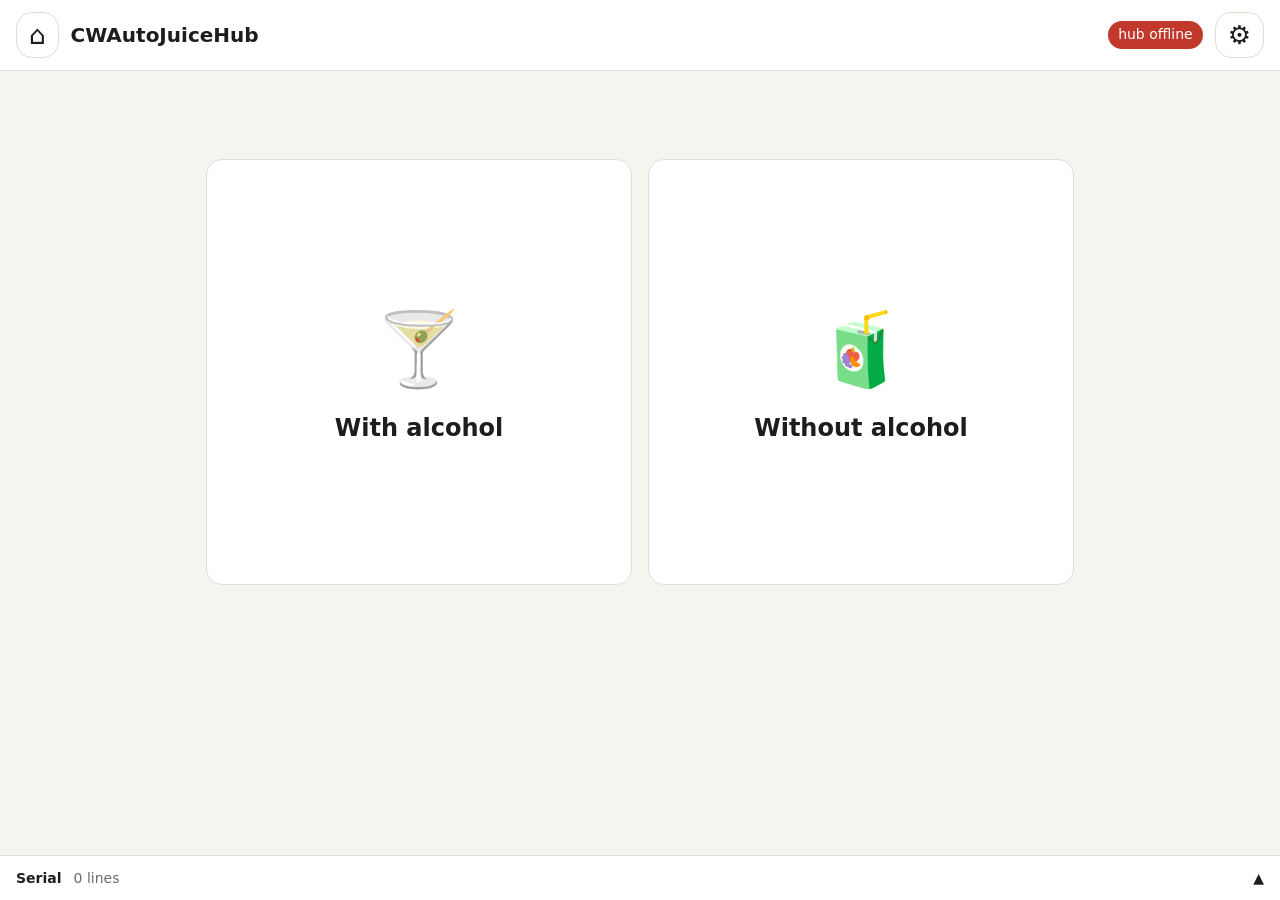
<file: backend/cwjh/static/index.html>
<!doctype html>
<html lang="en">
<head>
  <meta charset="utf-8">
  <meta name="viewport" content="width=device-width, initial-scale=1, user-scalable=no">
  <title>CWAutoJuiceHub</title>
  <link rel="stylesheet" href="app.css">
</head>
<body>
  <header>
    <button id="home-btn" class="icon" aria-label="Home">&#8962;</button>
    <h1>CWAutoJuiceHub</h1>
    <span id="hub-badge" class="badge offline">hub offline</span>
    <button id="settings-btn" class="icon" aria-label="Settings">&#9881;</button>
  </header>

  <main>
    <section id="view-home" class="view">
      <div class="tiles">
        <button class="tile" data-alcoholic="true"><span class="emoji">&#127864;</span>With alcohol</button>
        <button class="tile" data-alcoholic="false"><span class="emoji">&#129475;</span>Without alcohol</button>
      </div>
    </section>

    <section id="view-list" class="view" hidden>
      <h2 id="list-title"></h2>
      <ul id="recipe-list" class="cards"></ul>
    </section>

    <section id="view-customize" class="view" hidden>
      <h2 id="custom-title"></h2>
      <label id="strength-row">Strength <output id="strength-out">100%</output>
        <input id="strength" type="range" min="0.5" max="1.5" step="0.1" value="1">
      </label>
      <ol id="plan-steps" class="steps"></ol>
      <p id="plan-total" class="muted"></p>
      <button id="start-btn" class="primary">Make it</button>
    </section>

    <section id="view-run" class="view" hidden>
      <h2 id="run-title"></h2>
      <p id="run-message" class="message"></p>
      <div id="run-progress" class="progress" hidden><div class="bar"></div><span class="label"></span></div>
      <p class="muted">Scale: <span id="scale-g">0</span> g</p>
      <ol id="run-steps" class="steps"></ol>
      <div class="actions">
        <button id="next-btn" class="primary">Next</button>
        <button id="abort-btn" class="danger">Abort</button>
      </div>
    </section>

    <section id="view-settings" class="view" hidden>
      <h2>Bays</h2>
      <div id="bay-grid" class="bay-grid"></div>
      <p><a href="debug.html">Motor debug and calibration</a></p>
    </section>

    <dialog id="bay-dialog">
      <form method="dialog">
        <h3 id="bay-dialog-title"></h3>
        <p id="bay-dialog-text"></p>
        <label>Liquid <select id="bay-ingredient"></select></label>
        <label>Approx. volume (ml) <input id="bay-volume" type="number" min="1" max="5000" value="700"></label>
        <div class="actions">
          <button value="confirm" class="primary" id="bay-confirm">Bottle inserted</button>
          <button value="cancel" id="bay-cancel">Cancel</button>
        </div>
      </form>
    </dialog>
  </main>

  <aside id="serial-panel" class="collapsed">
    <button id="serial-toggle" class="serial-head">
      <span>Serial</span>
      <span id="serial-count" class="muted">0 lines</span>
      <span class="chevron" aria-hidden="true">&#9650;</span>
    </button>
    <div class="serial-body">
      <div class="serial-tools">
        <label><input type="checkbox" id="serial-status"> pings (Q, W)</label>
        <button id="serial-clear">Clear</button>
      </div>
      <ol id="serial-list"></ol>
    </div>
  </aside>

  <div id="toast" hidden></div>
  <script src="app.js"></script>
</body>
</html>
</file>
<file: backend/cwjh/static/app.css>
:root {
  --bg: #f6f4ef;
  --surface: #ffffff;
  --text: #1d1d1f;
  --muted: #6b6b70;
  --accent: #e8730c;
  --accent-text: #ffffff;
  --ok: #2e8b57;
  --danger: #c0392b;
  --border: #e2ded6;
  --radius: 16px;
  color-scheme: light dark;
}

@media (prefers-color-scheme: dark) {
  :root {
    --bg: #17171a;
    --surface: #232328;
    --text: #f2f2f5;
    --muted: #a0a0a8;
    --border: #34343b;
  }
}

* { box-sizing: border-box; }
[hidden] { display: none !important; }

body {
  margin: 0;
  font: 18px/1.4 system-ui, -apple-system, "Segoe UI", sans-serif;
  background: var(--bg);
  color: var(--text);
  user-select: none;
}

header {
  display: flex;
  align-items: center;
  gap: 12px;
  padding: 12px 16px;
  background: var(--surface);
  border-bottom: 1px solid var(--border);
}

header h1 { flex: 1; font-size: 20px; margin: 0; }

main { padding: 16px; max-width: 900px; margin: 0 auto; }

button {
  font: inherit;
  border: 1px solid var(--border);
  border-radius: var(--radius);
  background: var(--surface);
  color: var(--text);
  padding: 14px 22px;
  min-height: 52px;
  cursor: pointer;
}

button:disabled { opacity: 0.4; cursor: default; }
button.primary { background: var(--accent); color: var(--accent-text); border-color: var(--accent); }
button.danger { color: var(--danger); }
button.icon { font-size: 26px; padding: 4px 12px; min-height: 44px; }

.badge { white-space: nowrap; font-size: 14px; padding: 4px 10px; border-radius: 999px; color: #fff; background: var(--ok); }
.badge.offline { background: var(--danger); }

.tiles { display: grid; grid-template-columns: 1fr 1fr; gap: 16px; margin-top: 8vh; }
.tile { aspect-ratio: 1; font-size: 24px; font-weight: 600; display: flex; flex-direction: column; align-items: center; justify-content: center; gap: 12px; }
.tile .emoji { font-size: 72px; }

.cards { list-style: none; padding: 0; display: grid; grid-template-columns: repeat(auto-fill, minmax(220px, 1fr)); gap: 12px; }
.cards li button { width: 100%; text-align: left; }
.cards li button strong { display: block; }
.cards .why { font-size: 14px; color: var(--muted); }

.steps { padding-left: 24px; }
.steps li { padding: 6px 0; }
.steps li .tag { font-size: 13px; color: var(--muted); margin-left: 8px; }
.steps li.active { font-weight: 700; color: var(--accent); }
.steps li.done { color: var(--muted); text-decoration: line-through; }
.steps li.error { color: var(--danger); }

label { display: block; margin: 12px 0; }
input[type=range] { width: 100%; height: 40px; }
select, input[type=number] { font: inherit; width: 100%; padding: 10px; border-radius: 10px; border: 1px solid var(--border); background: var(--surface); color: var(--text); }

.muted { color: var(--muted); }
.message { font-size: 22px; font-weight: 600; }
.actions { display: flex; gap: 12px; flex-wrap: wrap; margin-top: 16px; }

.progress { position: relative; height: 36px; border-radius: 18px; background: var(--border); overflow: hidden; }
.progress .bar { height: 100%; width: 0; background: var(--accent); transition: width 0.2s; }
.progress .label { position: absolute; inset: 0; display: flex; align-items: center; justify-content: center; font-weight: 600; }

.bay-grid { display: grid; grid-template-columns: repeat(auto-fill, minmax(140px, 1fr)); gap: 12px; }
.bay { display: flex; flex-direction: column; align-items: flex-start; gap: 4px; text-align: left; }
.bay .num { font-size: 13px; color: var(--muted); }
.bay.filled { border-color: var(--ok); }
.bay.empty .name { color: var(--muted); }

dialog { border: none; border-radius: var(--radius); background: var(--surface); color: var(--text); width: min(420px, 92vw); }
dialog::backdrop { background: rgb(0 0 0 / 0.5); }

/* Serial panel */

:root { --out: #1f6feb; --in: #2e8b57; --err: #c0392b; }
@media (prefers-color-scheme: dark) { :root { --out: #58a6ff; --in: #4fbf7f; --err: #ff6b5b; } }

body { padding-bottom: 56px; }
body.serial-open { padding-bottom: 46vh; }

#serial-panel {
  position: fixed; left: 0; right: 0; bottom: 0;
  background: var(--surface); border-top: 1px solid var(--border);
  display: flex; flex-direction: column; max-height: 44vh;
  font: 13px/1.4 ui-monospace, SFMono-Regular, Menlo, monospace;
  user-select: text; z-index: 5;
}
#serial-panel.collapsed .serial-body { display: none; }
#serial-panel.collapsed .chevron { transform: rotate(0deg); }
#serial-panel .chevron { transform: rotate(180deg); transition: transform 0.15s; }

.serial-head {
  display: flex; gap: 12px; align-items: center; width: 100%;
  border: none; border-radius: 0; min-height: 44px; padding: 8px 16px;
  font: 600 14px system-ui, sans-serif; background: transparent;
}
.serial-head .muted { flex: 1; text-align: left; font-weight: 400; }

.serial-body { display: flex; flex-direction: column; min-height: 0; flex: 1; }
.serial-tools { display: flex; gap: 16px; align-items: center; padding: 0 16px 8px; font-family: system-ui, sans-serif; }
.serial-tools label { margin: 0; display: flex; gap: 6px; align-items: center; }
.serial-tools button { min-height: 32px; padding: 4px 12px; margin-left: auto; font-size: 13px; }

#serial-list { list-style: none; margin: 0; padding: 0 16px 12px; overflow-y: auto; flex: 1; }
#serial-list li { display: grid; grid-template-columns: 8ch 10ch 1fr; gap: 12px; padding: 2px 0; border-bottom: 1px solid var(--border); }
#serial-list .time { color: var(--muted); }
#serial-list .dir { font-weight: 700; }
#serial-list li.out .dir { color: var(--out); }
#serial-list li.in .dir { color: var(--in); }
#serial-list li.err .line { color: var(--err); }
#serial-list .line { overflow-wrap: anywhere; color: var(--text); }
#serial-list li.cmd .line { font-weight: 700; }

@media (max-width: 640px) {
  header h1 { font-size: 17px; }
  #serial-list li { grid-template-columns: 8ch 1fr; padding-left: 8px; border-left: 3px solid; }
  #serial-list li.out { border-left-color: var(--out); }
  #serial-list li.in { border-left-color: var(--in); }
  #serial-list .dir { display: none; }
  #serial-list .line { grid-column: 1 / -1; }
}

#toast { position: fixed; left: 50%; bottom: 24px; transform: translateX(-50%); background: var(--text); color: var(--bg); padding: 12px 20px; border-radius: 12px; max-width: 90vw; }
</file>
